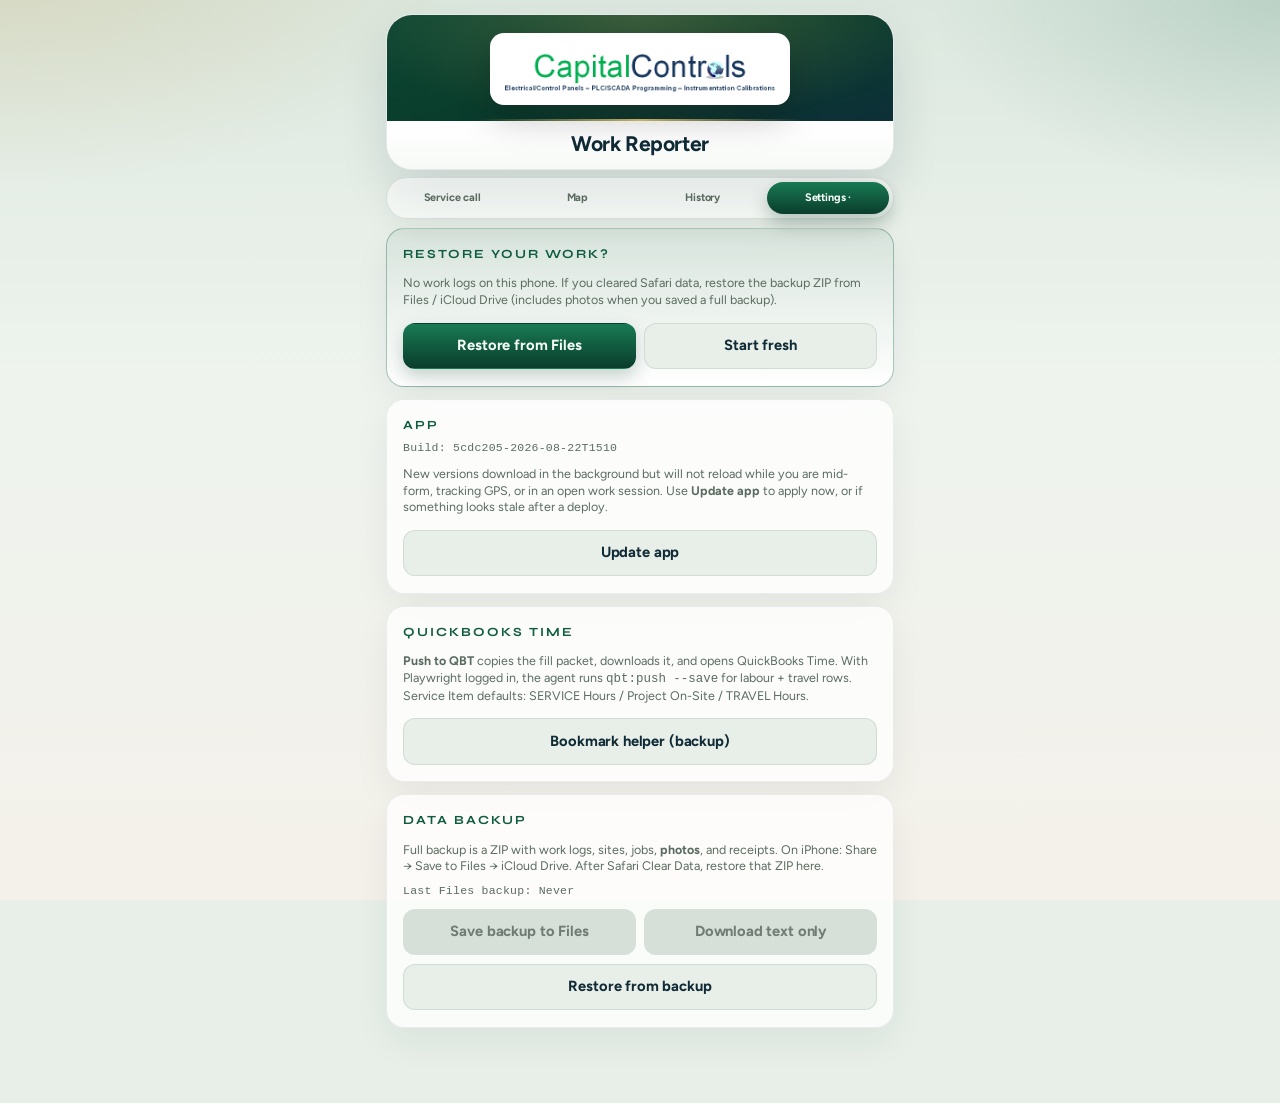
<file: index.html>
<!doctype html>
<html lang="en">
  <head>
    <meta charset="UTF-8" />
    <link rel="icon" type="image/png" href="./capital-controls-logo.png" />
    <meta name="viewport" content="width=device-width, initial-scale=1.0, viewport-fit=cover" />
    <meta name="theme-color" content="#0a3d2c" />
    <meta name="apple-mobile-web-app-capable" content="yes" />
    <meta name="mobile-web-app-capable" content="yes" />
    <meta name="apple-mobile-web-app-title" content="CCI Work Reporter" />
    <title>Capital Controls Work Reporter</title>
    <link rel="preconnect" href="https://fonts.googleapis.com" />
    <link rel="preconnect" href="https://fonts.gstatic.com" crossorigin />
    <link
      href="https://fonts.googleapis.com/css2?family=Figtree:ital,wght@0,400;0,500;0,600;0,700;1,400&family=Syne:wght@600;700;800&display=swap"
      rel="stylesheet"
    />
    <script type="module" crossorigin src="/assets/index-Blq9DAON.js"></script>
    <link rel="stylesheet" crossorigin href="/assets/index-DiD8UHL-.css">
  <link rel="manifest" href="/manifest.webmanifest"></head>
  <body>
    <div id="root"></div>
  </body>
</html>
</file>
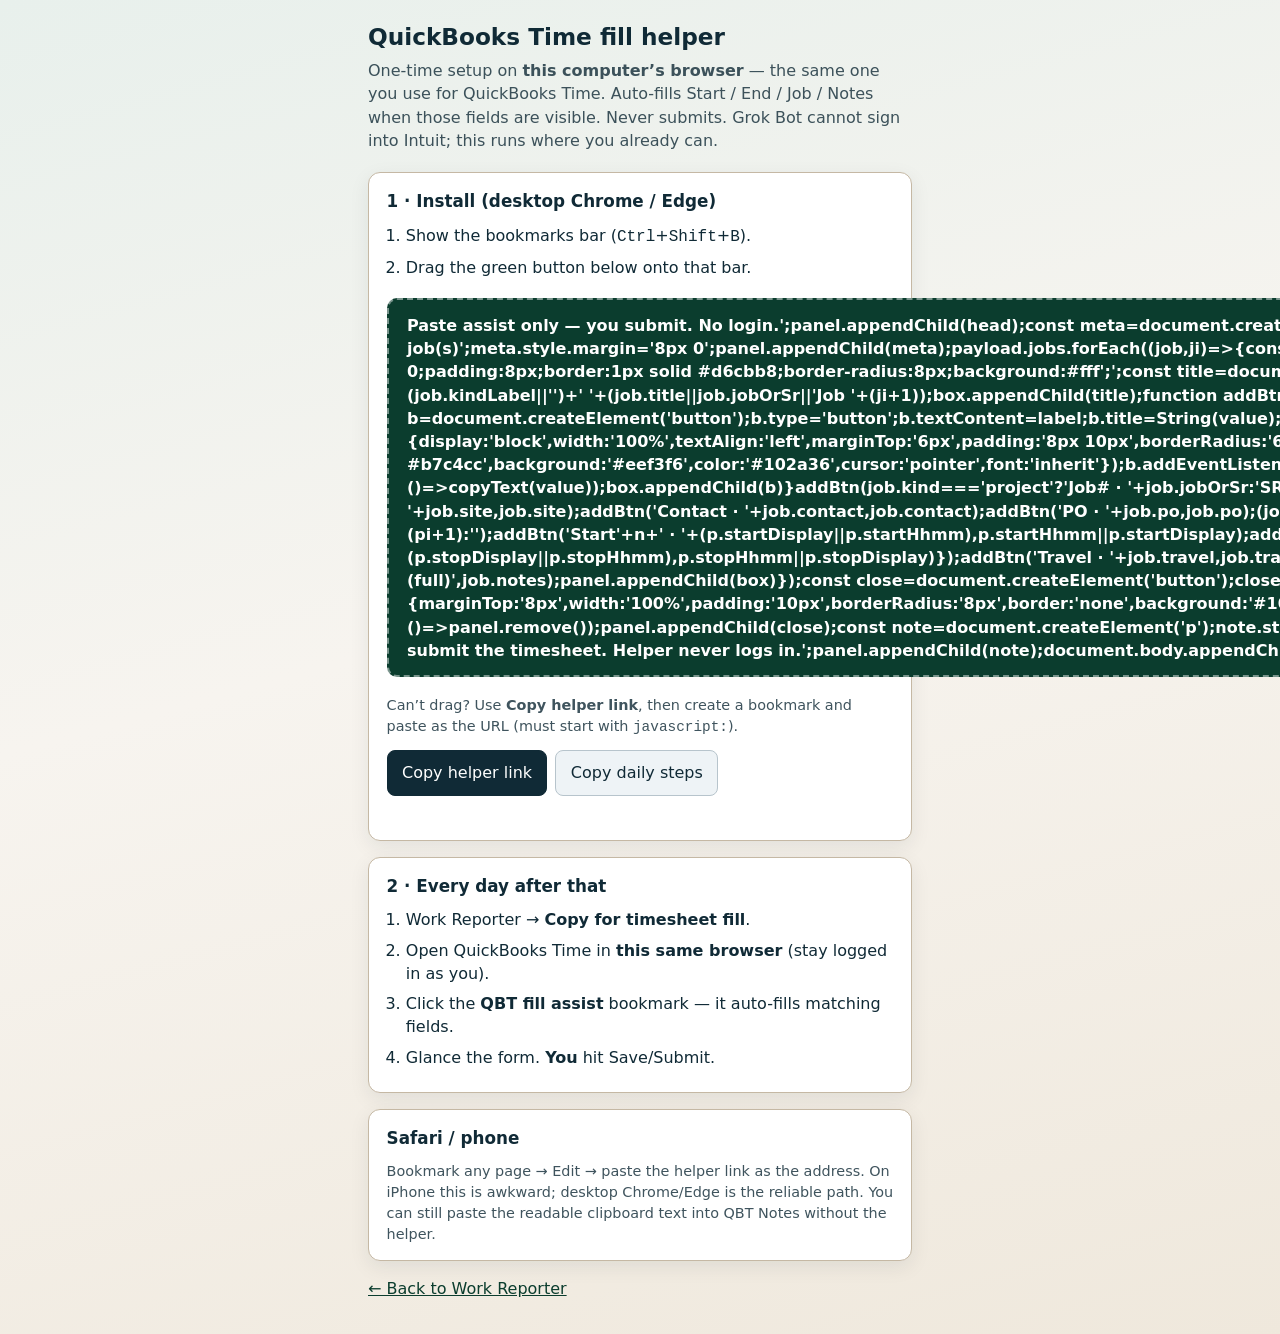
<file: qbt-fill-setup.html>
<!DOCTYPE html>
<html lang="en">
  <head>
    <meta charset="UTF-8" />
    <meta name="viewport" content="width=device-width, initial-scale=1" />
    <title>QBT fill helper — one-time setup</title>
    <style>
      :root {
        --navy: #102a36;
        --cream: #f7f4ef;
        --line: #c5b8a4;
        --green: #0b3d2e;
      }
      * {
        box-sizing: border-box;
      }
      body {
        margin: 0;
        font: 16px/1.45 system-ui, sans-serif;
        color: var(--navy);
        background: linear-gradient(165deg, #e8f0ec 0%, var(--cream) 45%, #efe8dc 100%);
        min-height: 100vh;
        padding: 1.25rem;
      }
      main {
        max-width: 34rem;
        margin: 0 auto;
      }
      h1 {
        font-size: 1.45rem;
        margin: 0 0 0.35rem;
      }
      .sub {
        opacity: 0.8;
        margin: 0 0 1.25rem;
      }
      .card {
        background: #fff;
        border: 1px solid var(--line);
        border-radius: 12px;
        padding: 1rem 1.1rem;
        margin-bottom: 1rem;
        box-shadow: 0 6px 20px rgba(16, 42, 54, 0.08);
      }
      .card h2 {
        font-size: 1.05rem;
        margin: 0 0 0.65rem;
      }
      ol {
        margin: 0;
        padding-left: 1.2rem;
      }
      li {
        margin-bottom: 0.45rem;
      }
      .drag {
        display: inline-flex;
        align-items: center;
        justify-content: center;
        margin: 0.75rem 0;
        padding: 0.85rem 1.15rem;
        background: var(--green);
        color: #fff;
        text-decoration: none;
        border-radius: 10px;
        font-weight: 600;
        border: 2px dashed rgba(255, 255, 255, 0.45);
        cursor: grab;
      }
      .drag:active {
        cursor: grabbing;
      }
      .hint {
        font-size: 0.9rem;
        opacity: 0.8;
        margin: 0.35rem 0 0;
      }
      button {
        font: inherit;
        padding: 0.65rem 0.9rem;
        border-radius: 8px;
        border: 1px solid #b7c4cc;
        background: #eef3f6;
        color: var(--navy);
        cursor: pointer;
      }
      button.primary {
        background: var(--navy);
        color: #fff;
        border-color: var(--navy);
      }
      .row {
        display: flex;
        flex-wrap: wrap;
        gap: 0.5rem;
        margin-top: 0.75rem;
      }
      #status {
        min-height: 1.3em;
        margin: 0.5rem 0 0;
        font-size: 0.95rem;
      }
      a.back {
        color: var(--green);
      }
    </style>
  </head>
  <body>
    <main>
      <h1>QuickBooks Time fill helper</h1>
      <p class="sub">
        One-time setup on <strong>this computer’s browser</strong> — the same one you use for
        QuickBooks Time. Auto-fills Start / End / Job / Notes when those fields are visible. Never
        submits. Grok Bot cannot sign into Intuit; this runs where you already can.
      </p>

      <section class="card">
        <h2>1 · Install (desktop Chrome / Edge)</h2>
        <ol>
          <li>Show the bookmarks bar (<kbd>Ctrl</kbd>+<kbd>Shift</kbd>+<kbd>B</kbd>).</li>
          <li>Drag the green button below onto that bar.</li>
        </ol>
        <!-- Bookmarklet: floating paste panel on QBT; no login, no auto-submit. -->
        <a
          class="drag"
          id="bookmarklet"
          href="javascript:(function()%7B(function%20(global)%20%7B%20const%20START%20%3D%20'%3D%3D%3D%20CCI_QBT_FILL_V1%20%3D%3D%3D'%20const%20END%20%3D%20'%3D%3D%3D%20END_CCI_QBT_FILL%20%3D%3D%3D'%20function%20parseClipboard(text)%20%7B%20const%20a%20%3D%20text.indexOf(START)%20const%20b%20%3D%20text.indexOf(END)%20if%20(a%20%3C%200%20%7C%7C%20b%20%3C%200%20%7C%7C%20b%20%3C%3D%20a)%20return%20null%20try%20%7B%20const%20data%20%3D%20JSON.parse(text.slice(a%20%2B%20START.length%2C%20b).trim())%20if%20(!data%20%7C%7C%20data.v%20!%3D%3D%201%20%7C%7C%20!Array.isArray(data.jobs))%20return%20null%20return%20data%20%7D%20catch%20%7B%20return%20null%20%7D%20%7D%20function%20toast(msg)%20%7B%20const%20t%20%3D%20document.createElement('div')%20t.textContent%20%3D%20msg%20Object.assign(t.style%2C%20%7B%20position%3A%20'fixed'%2C%20bottom%3A%20'16px'%2C%20left%3A%20'50%25'%2C%20transform%3A%20'translateX(-50%25)'%2C%20zIndex%3A%202147483647%2C%20background%3A%20'%23102a36'%2C%20color%3A%20'%23fff'%2C%20padding%3A%20'10px%2014px'%2C%20borderRadius%3A%20'8px'%2C%20font%3A%20'14px%2F1.3%20system-ui%2Csans-serif'%2C%20maxWidth%3A%20'90vw'%2C%20%7D)%20document.body.appendChild(t)%20setTimeout(()%20%3D%3E%20t.remove()%2C%202400)%20%7D%20function%20setFieldValue(el%2C%20value)%20%7B%20if%20(!el%20%7C%7C%20value%20%3D%3D%20null)%20return%20false%20const%20v%20%3D%20String(value)%20el.focus()%20const%20proto%20%3D%20el.tagName%20%3D%3D%3D%20'TEXTAREA'%20%3F%20HTMLTextAreaElement.prototype%20%3A%20HTMLInputElement.prototype%20const%20desc%20%3D%20Object.getOwnPropertyDescriptor(proto%2C%20'value')%20if%20(desc%20%26%26%20desc.set)%20desc.set.call(el%2C%20v)%20else%20el.value%20%3D%20v%20el.dispatchEvent(new%20Event('input'%2C%20%7B%20bubbles%3A%20true%20%7D))%20el.dispatchEvent(new%20Event('change'%2C%20%7B%20bubbles%3A%20true%20%7D))%20el.dispatchEvent(new%20KeyboardEvent('keyup'%2C%20%7B%20bubbles%3A%20true%20%7D))%20return%20true%20%7D%20function%20labelTextFor(el)%20%7B%20if%20(el.id)%20%7B%20const%20byFor%20%3D%20document.querySelector(%60label%5Bfor%3D%22%24%7BCSS.escape(el.id)%7D%22%5D%60)%20if%20(byFor)%20return%20(byFor.textContent%20%7C%7C%20'').trim()%20%7D%20const%20wrap%20%3D%20el.closest('label')%20if%20(wrap)%20return%20(wrap.textContent%20%7C%7C%20'').trim()%20const%20prev%20%3D%20el.previousElementSibling%20if%20(prev%20%26%26%20%2F%5ELABEL%7CSPAN%7CDIV%7CP%7CTD%7CTH%24%2F.test(prev.tagName))%20%7B%20return%20(prev.textContent%20%7C%7C%20'').trim()%20%7D%20const%20row%20%3D%20el.closest('tr%2C%20.form-group%2C%20.field%2C%20%5Bclass*%3D%22Field%22%5D%2C%20%5Bclass*%3D%22row%22%5D')%20if%20(row)%20%7B%20const%20lab%20%3D%20row.querySelector('label%2C%20.label%2C%20%5Bclass*%3D%22label%22%5D')%20if%20(lab)%20return%20(lab.textContent%20%7C%7C%20'').trim()%20%7D%20return%20(el.getAttribute('aria-label')%20%7C%7C%20el.name%20%7C%7C%20el.placeholder%20%7C%7C%20'').trim()%20%7D%20function%20editableFields(root)%20%7B%20return%20Array.from(%20root.querySelectorAll('input%3Anot(%5Btype%3Dhidden%5D)%3Anot(%5Btype%3Dsubmit%5D)%3Anot(%5Btype%3Dbutton%5D)%3Anot(%5Btype%3Dcheckbox%5D)%3Anot(%5Btype%3Dradio%5D)%2C%20textarea%2C%20%5Bcontenteditable%3D%22true%22%5D')%2C%20).filter((el)%20%3D%3E%20!el.disabled%20%26%26%20!el.readOnly)%20%7D%20function%20scoreField(el%2C%20kinds)%20%7B%20const%20blob%20%3D%20%60%24%7BlabelTextFor(el)%7D%20%24%7Bel.name%20%7C%7C%20''%7D%20%24%7Bel.id%20%7C%7C%20''%7D%20%24%7Bel.placeholder%20%7C%7C%20''%7D%60.toLowerCase()%20let%20score%20%3D%200%20for%20(const%20k%20of%20kinds)%20%7B%20if%20(blob.includes(k))%20score%20%2B%3D%202%20%7D%20if%20(kinds.includes('start')%20%26%26%20(el.type%20%3D%3D%3D%20'time'%20%7C%7C%20%2Fstart%7Cin%5Cb%7Cclock.%3Fin%2F.test(blob)))%20score%20%2B%3D%201%20if%20(kinds.includes('end')%20%26%26%20(el.type%20%3D%3D%3D%20'time'%20%7C%7C%20%2Fend%7Cout%5Cb%7Cstop%7Cclock.%3Fout%2F.test(blob)))%20score%20%2B%3D%201%20if%20(kinds.includes('notes')%20%26%26%20el.tagName%20%3D%3D%3D%20'TEXTAREA')%20score%20%2B%3D%202%20return%20score%20%7D%20function%20pickField(root%2C%20kinds)%20%7B%20let%20best%20%3D%20null%20let%20bestScore%20%3D%200%20for%20(const%20el%20of%20editableFields(root))%20%7B%20const%20s%20%3D%20scoreField(el%2C%20kinds)%20if%20(s%20%3E%20bestScore)%20%7B%20bestScore%20%3D%20s%20best%20%3D%20el%20%7D%20%7D%20return%20bestScore%20%3E%200%20%3F%20best%20%3A%20null%20%7D%20function%20autoFillJob(job%2C%20root%20%3D%20document)%20%7B%20const%20filled%20%3D%20%5B%5D%20const%20notes%20%3D%20pickField(root%2C%20%5B'notes'%2C%20'note'%2C%20'comment'%2C%20'description'%5D)%20if%20(notes%20%26%26%20job.notes%20%26%26%20setFieldValue(notes%2C%20job.notes))%20filled.push('notes')%20const%20punch%20%3D%20(job.punches%20%26%26%20job.punches%5B0%5D)%20%7C%7C%20null%20if%20(punch)%20%7B%20const%20start%20%3D%20pickField(root%2C%20%5B'start'%2C%20'clock%20in'%2C%20'time%20in'%2C%20'in%20time'%5D)%20const%20end%20%3D%20pickField(root%2C%20%5B'end'%2C%20'stop'%2C%20'clock%20out'%2C%20'time%20out'%2C%20'out%20time'%5D)%20const%20startVal%20%3D%20punch.startHhmm%20%7C%7C%20punch.startDisplay%20const%20endVal%20%3D%20punch.stopHhmm%20%7C%7C%20(punch.running%20%3F%20''%20%3A%20punch.stopDisplay)%20if%20(start%20%26%26%20startVal%20%26%26%20setFieldValue(start%2C%20startVal))%20filled.push('start')%20if%20(end%20%26%26%20endVal%20%26%26%20setFieldValue(end%2C%20endVal))%20filled.push('end')%20%7D%20const%20jobField%20%3D%20pickField(root%2C%20%5B'job'%2C%20'customer'%2C%20'jobcode'%2C%20'job%20code'%2C%20'project'%5D)%20if%20(jobField%20%26%26%20job.jobOrSr%20%26%26%20setFieldValue(jobField%2C%20job.jobOrSr))%20filled.push('job')%20return%20filled%20%7D%20async%20function%20copyText(value)%20%7B%20const%20v%20%3D%20String(value%20%3F%3F%20'')%20try%20%7B%20await%20navigator.clipboard.writeText(v)%20%7D%20catch%20%7B%20%7D%20const%20el%20%3D%20document.activeElement%20if%20(%20el%20%26%26%20(el.tagName%20%3D%3D%3D%20'INPUT'%20%7C%7C%20el.tagName%20%3D%3D%3D%20'TEXTAREA')%20%26%26%20!el.disabled%20%26%26%20!el.readOnly%20)%20%7B%20setFieldValue(el%2C%20v)%20toast('Pasted%20into%20focused%20field')%20return%20%7D%20toast('Copied%20%E2%80%94%20tap%20a%20QBT%20field%2C%20then%20paste')%20%7D%20function%20showPanel(payload)%20%7B%20const%20old%20%3D%20document.getElementById('cci-qbt-fill-panel')%20if%20(old)%20old.remove()%20const%20panel%20%3D%20document.createElement('div')%20panel.id%20%3D%20'cci-qbt-fill-panel'%20Object.assign(panel.style%2C%20%7B%20position%3A%20'fixed'%2C%20top%3A%20'12px'%2C%20right%3A%20'12px'%2C%20zIndex%3A%202147483646%2C%20width%3A%20'min(380px%2C%2092vw)'%2C%20maxHeight%3A%20'85vh'%2C%20overflow%3A%20'auto'%2C%20background%3A%20'%23f7f4ef'%2C%20color%3A%20'%23102a36'%2C%20border%3A%20'1px%20solid%20%23c5b8a4'%2C%20borderRadius%3A%20'12px'%2C%20boxShadow%3A%20'0%208px%2028px%20rgba(16%2C42%2C54%2C.25)'%2C%20font%3A%20'13px%2F1.35%20system-ui%2Csans-serif'%2C%20padding%3A%20'12px'%2C%20%7D)%20const%20head%20%3D%20document.createElement('div')%20head.innerHTML%20%3D%20'%3Cstrong%3ECCI%20%E2%86%92%20QBT%20fill%3C%2Fstrong%3E%3Cdiv%20style%3D%22opacity%3A.75%3Bmargin-top%3A4px%22%3EAuto-fills%20matching%20fields.%20Never%20submits.%3C%2Fdiv%3E'%20panel.appendChild(head)%20const%20meta%20%3D%20document.createElement('p')%20meta.textContent%20%3D%20%60%24%7Bpayload.dayLabel%7D%20%C2%B7%20%24%7Bpayload.jobs.length%7D%20job(s)%60%20meta.style.margin%20%3D%20'8px%200'%20panel.appendChild(meta)%20payload.jobs.forEach((job%2C%20ji)%20%3D%3E%20%7B%20const%20box%20%3D%20document.createElement('div')%20box.style.cssText%20%3D%20'margin%3A10px%200%3Bpadding%3A8px%3Bborder%3A1px%20solid%20%23d6cbb8%3Bborder-radius%3A8px%3Bbackground%3A%23fff%3B'%20const%20title%20%3D%20document.createElement('div')%20title.style.fontWeight%20%3D%20'600'%20title.textContent%20%3D%20%60%24%7Bjob.kindLabel%20%7C%7C%20''%7D%20%24%7Bjob.title%20%7C%7C%20job.jobOrSr%20%7C%7C%20'Job%20'%20%2B%20(ji%20%2B%201)%7D%60%20box.appendChild(title)%20const%20auto%20%3D%20document.createElement('button')%20auto.type%20%3D%20'button'%20auto.textContent%20%3D%20'Auto-fill%20this%20job%20on%20page'%20Object.assign(auto.style%2C%20%7B%20display%3A%20'block'%2C%20width%3A%20'100%25'%2C%20marginTop%3A%20'8px'%2C%20padding%3A%20'10px'%2C%20borderRadius%3A%20'8px'%2C%20border%3A%20'none'%2C%20background%3A%20'%230b3d2e'%2C%20color%3A%20'%23fff'%2C%20cursor%3A%20'pointer'%2C%20font%3A%20'inherit'%2C%20fontWeight%3A%20'600'%2C%20%7D)%20auto.addEventListener('click'%2C%20()%20%3D%3E%20%7B%20const%20filled%20%3D%20autoFillJob(job)%20if%20(filled.length%20%3D%3D%3D%200)%20%7B%20toast('No%20matching%20fields%20found%20%E2%80%94%20use%20tap-to-copy%20below')%20%7D%20else%20%7B%20toast('Filled%3A%20'%20%2B%20filled.join('%2C%20')%20%2B%20'%20%E2%80%94%20you%20submit')%20%7D%20%7D)%20box.appendChild(auto)%20function%20addBtn(label%2C%20value)%20%7B%20if%20(value%20%3D%3D%20null%20%7C%7C%20String(value).trim()%20%3D%3D%3D%20'')%20return%20const%20b%20%3D%20document.createElement('button')%20b.type%20%3D%20'button'%20b.textContent%20%3D%20label%20b.title%20%3D%20String(value)%20Object.assign(b.style%2C%20%7B%20display%3A%20'block'%2C%20width%3A%20'100%25'%2C%20textAlign%3A%20'left'%2C%20marginTop%3A%20'6px'%2C%20padding%3A%20'8px%2010px'%2C%20borderRadius%3A%20'6px'%2C%20border%3A%20'1px%20solid%20%23b7c4cc'%2C%20background%3A%20'%23eef3f6'%2C%20color%3A%20'%23102a36'%2C%20cursor%3A%20'pointer'%2C%20font%3A%20'inherit'%2C%20%7D)%20b.addEventListener('click'%2C%20()%20%3D%3E%20copyText(value))%20box.appendChild(b)%20%7D%20addBtn(job.kind%20%3D%3D%3D%20'project'%20%3F%20'Job%23%20%C2%B7%20'%20%2B%20job.jobOrSr%20%3A%20'SR%23%20%C2%B7%20'%20%2B%20job.jobOrSr%2C%20job.jobOrSr)%20addBtn('Site%20%C2%B7%20'%20%2B%20job.site%2C%20job.site)%20addBtn('Contact%20%C2%B7%20'%20%2B%20job.contact%2C%20job.contact)%20addBtn('PO%20%C2%B7%20'%20%2B%20job.po%2C%20job.po)%20%3B(job.punches%20%7C%7C%20%5B%5D).forEach((p%2C%20pi)%20%3D%3E%20%7B%20const%20n%20%3D%20job.punches.length%20%3E%201%20%3F%20'%20'%20%2B%20(pi%20%2B%201)%20%3A%20''%20addBtn('Start'%20%2B%20n%20%2B%20'%20%C2%B7%20'%20%2B%20(p.startDisplay%20%7C%7C%20p.startHhmm)%2C%20p.startHhmm%20%7C%7C%20p.startDisplay)%20addBtn('Stop'%20%2B%20n%20%2B%20'%20%C2%B7%20'%20%2B%20(p.stopDisplay%20%7C%7C%20p.stopHhmm)%2C%20p.stopHhmm%20%7C%7C%20p.stopDisplay)%20%7D)%20addBtn('Travel%20%C2%B7%20'%20%2B%20job.travel%2C%20job.travel)%20addBtn('Mileage%20%C2%B7%20'%20%2B%20job.mileage%2C%20job.mileage)%20addBtn('Notes%20(full)'%2C%20job.notes)%20panel.appendChild(box)%20%7D)%20if%20(payload.jobs.length%20%3D%3D%3D%201)%20%7B%20const%20once%20%3D%20document.createElement('button')%20once.type%20%3D%20'button'%20once.textContent%20%3D%20'Auto-fill%20now'%20Object.assign(once.style%2C%20%7B%20marginTop%3A%20'4px'%2C%20width%3A%20'100%25'%2C%20padding%3A%20'12px'%2C%20borderRadius%3A%20'8px'%2C%20border%3A%20'none'%2C%20background%3A%20'%23102a36'%2C%20color%3A%20'%23fff'%2C%20cursor%3A%20'pointer'%2C%20font%3A%20'inherit'%2C%20fontWeight%3A%20'600'%2C%20%7D)%20once.addEventListener('click'%2C%20()%20%3D%3E%20%7B%20const%20filled%20%3D%20autoFillJob(payload.jobs%5B0%5D)%20toast(filled.length%20%3F%20'Filled%3A%20'%20%2B%20filled.join('%2C%20')%20%3A%20'No%20matching%20fields%20%E2%80%94%20use%20buttons')%20%7D)%20panel.insertBefore(once%2C%20panel.children%5B2%5D%20%7C%7C%20null)%20setTimeout(()%20%3D%3E%20%7B%20const%20filled%20%3D%20autoFillJob(payload.jobs%5B0%5D)%20if%20(filled.length)%20toast('Auto-filled%3A%20'%20%2B%20filled.join('%2C%20')%20%2B%20'%20%E2%80%94%20you%20submit')%20%7D%2C%2050)%20%7D%20const%20close%20%3D%20document.createElement('button')%20close.type%20%3D%20'button'%20close.textContent%20%3D%20'Close'%20Object.assign(close.style%2C%20%7B%20marginTop%3A%20'8px'%2C%20width%3A%20'100%25'%2C%20padding%3A%20'10px'%2C%20borderRadius%3A%20'8px'%2C%20border%3A%20'none'%2C%20background%3A%20'%235a6a72'%2C%20color%3A%20'%23fff'%2C%20cursor%3A%20'pointer'%2C%20font%3A%20'inherit'%2C%20%7D)%20close.addEventListener('click'%2C%20()%20%3D%3E%20panel.remove())%20panel.appendChild(close)%20document.body.appendChild(panel)%20%7D%20async%20function%20runFromClipboard(textOverride)%20%7B%20let%20text%20%3D%20textOverride%20%7C%7C%20''%20if%20(!text)%20%7B%20try%20%7B%20text%20%3D%20await%20navigator.clipboard.readText()%20%7D%20catch%20%7B%20text%20%3D%20window.prompt(%20'Paste%20the%20CCI_QBT_FILL%20clipboard%20text%20here%20(Copy%20for%20timesheet%20fill%20in%20Work%20Reporter)%3A'%2C%20''%2C%20)%20%7C%7C%20''%20%7D%20%7D%20const%20payload%20%3D%20parseClipboard(text)%20if%20(!payload)%20%7B%20alert(%20'No%20CCI_QBT_FILL_V1%20block%20found.%20In%20Work%20Reporter%20tap%20%E2%80%9CCopy%20for%20timesheet%20fill%E2%80%9D%2C%20then%20run%20this%20again.'%2C%20)%20return%20null%20%7D%20showPanel(payload)%20return%20payload%20%7D%20const%20api%20%3D%20%7B%20parseClipboard%2C%20autoFillJob%2C%20showPanel%2C%20runFromClipboard%2C%20START%2C%20END%2C%20%7D%20global.cciQbtFillAssist%20%3D%20api%20%7D)(typeof%20window%20!%3D%3D%20'undefined'%20%3F%20window%20%3A%20globalThis)%3Bwindow.cciQbtFillAssist.runFromClipboard().catch(function(e)%7Balert(e%26%26e.message%3Fe.message%3Ae)%7D)%7D)()%3B"opacity:.75;margin-top:4px\">Paste assist only — you submit. No login.</div>';panel.appendChild(head);const meta=document.createElement('p');meta.textContent=payload.dayLabel+' · '+payload.jobs.length+' job(s)';meta.style.margin='8px 0';panel.appendChild(meta);payload.jobs.forEach((job,ji)=>{const box=document.createElement('div');box.style.cssText='margin:10px 0;padding:8px;border:1px solid #d6cbb8;border-radius:8px;background:#fff';';const title=document.createElement('div');title.style.fontWeight='600';title.textContent=(job.kindLabel||'')+' '+(job.title||job.jobOrSr||'Job '+(ji+1));box.appendChild(title);function addBtn(label,value){if(value==null||String(value).trim()==='')return;const b=document.createElement('button');b.type='button';b.textContent=label;b.title=String(value);Object.assign(b.style,{display:'block',width:'100%',textAlign:'left',marginTop:'6px',padding:'8px 10px',borderRadius:'6px',border:'1px solid #b7c4cc',background:'#eef3f6',color:'#102a36',cursor:'pointer',font:'inherit'});b.addEventListener('click',()=>copyText(value));box.appendChild(b)}addBtn(job.kind==='project'?'Job# · '+job.jobOrSr:'SR# · '+job.jobOrSr,job.jobOrSr);addBtn('Site · '+job.site,job.site);addBtn('Contact · '+job.contact,job.contact);addBtn('PO · '+job.po,job.po);(job.punches||[]).forEach((p,pi)=>{const n=(job.punches.length>1?' '+(pi+1):'');addBtn('Start'+n+' · '+(p.startDisplay||p.startHhmm),p.startHhmm||p.startDisplay);addBtn('Stop'+n+' · '+(p.stopDisplay||p.stopHhmm),p.stopHhmm||p.stopDisplay)});addBtn('Travel · '+job.travel,job.travel);addBtn('Mileage · '+job.mileage,job.mileage);addBtn('Notes (full)',job.notes);panel.appendChild(box)});const close=document.createElement('button');close.type='button';close.textContent='Close';Object.assign(close.style,{marginTop:'8px',width:'100%',padding:'10px',borderRadius:'8px',border:'none',background:'#102a36',color:'#fff',cursor:'pointer',font:'inherit'});close.addEventListener('click',()=>panel.remove());panel.appendChild(close);const note=document.createElement('p');note.style.cssText='margin:8px 0 0;font-size:11px;opacity:.7';note.textContent='You submit the timesheet. Helper never logs in.';panel.appendChild(note);document.body.appendChild(panel)})();"
          >QBT fill assist</a
        >
        <p class="hint">
          Can’t drag? Use <strong>Copy helper link</strong>, then create a bookmark and paste as the
          URL (must start with <code>javascript:</code>).
        </p>
        <div class="row">
          <button type="button" class="primary" id="copy-link">Copy helper link</button>
          <button type="button" id="copy-howto">Copy daily steps</button>
        </div>
        <p id="status" role="status"></p>
      </section>

      <section class="card">
        <h2>2 · Every day after that</h2>
        <ol>
          <li>Work Reporter → <strong>Copy for timesheet fill</strong>.</li>
          <li>
            Open QuickBooks Time in <strong>this same browser</strong> (stay logged in as you).
          </li>
          <li>Click the <strong>QBT fill assist</strong> bookmark — it auto-fills matching fields.</li>
          <li>Glance the form. <strong>You</strong> hit Save/Submit.</li>
        </ol>
      </section>

      <section class="card">
        <h2>Safari / phone</h2>
        <p class="hint" style="margin: 0">
          Bookmark any page → Edit → paste the helper link as the address. On iPhone this is
          awkward; desktop Chrome/Edge is the reliable path. You can still paste the readable
          clipboard text into QBT Notes without the helper.
        </p>
      </section>

      <p><a class="back" href="./">← Back to Work Reporter</a></p>
    </main>
    <script>
      const link = document.getElementById('bookmarklet')
      const status = document.getElementById('status')
      const daily =
        '1) Work Reporter → Copy for timesheet fill\n' +
        '2) Open QuickBooks Time (same browser, already logged in)\n' +
        '3) Click bookmark “QBT fill assist”\n' +
        '4) Tap values into fields — you submit'

      document.getElementById('copy-link').addEventListener('click', async () => {
        try {
          await navigator.clipboard.writeText(link.getAttribute('href') || '')
          status.textContent = 'Helper link copied — paste it as a bookmark URL.'
        } catch {
          status.textContent = 'Copy failed — long-press the green button and copy link address.'
        }
      })
      document.getElementById('copy-howto').addEventListener('click', async () => {
        try {
          await navigator.clipboard.writeText(daily)
          status.textContent = 'Daily steps copied.'
        } catch {
          status.textContent = 'Copy failed.'
        }
      })
    </script>
  </body>
</html>
</file>
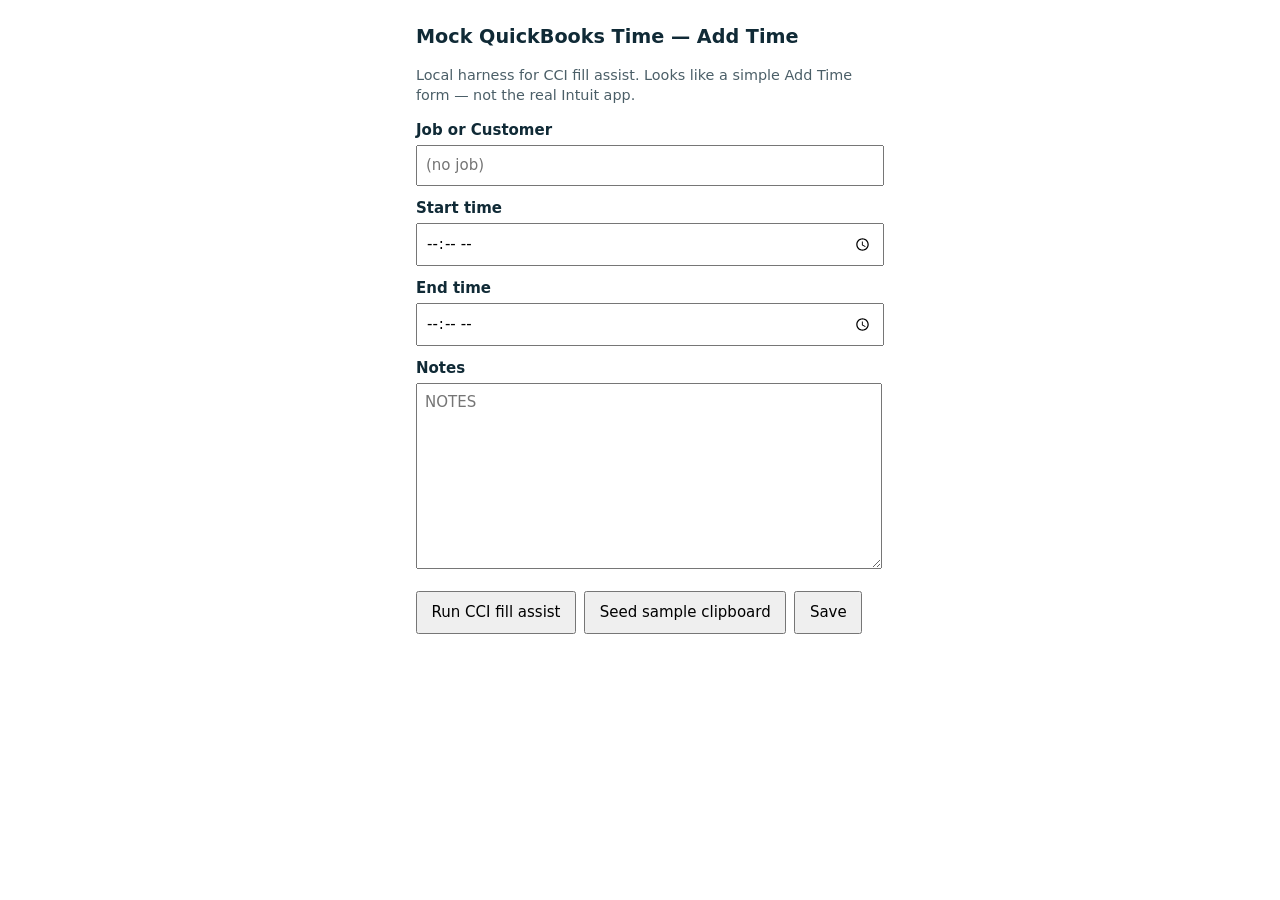
<file: qbt-mock-timesheet.html>
<!DOCTYPE html>
<html lang="en">
  <head>
    <meta charset="UTF-8" />
    <meta name="viewport" content="width=device-width, initial-scale=1" />
    <title>QBT mock — Add Time (test harness)</title>
    <style>
      body {
        font: 15px/1.4 system-ui, sans-serif;
        max-width: 28rem;
        margin: 1.5rem auto;
        padding: 0 1rem;
        color: #102a36;
      }
      h1 {
        font-size: 1.2rem;
      }
      label {
        display: block;
        margin-top: 0.75rem;
        font-weight: 600;
      }
      input,
      textarea {
        width: 100%;
        margin-top: 0.25rem;
        padding: 0.5rem;
        font: inherit;
      }
      .actions {
        margin-top: 1rem;
        display: flex;
        gap: 0.5rem;
        flex-wrap: wrap;
      }
      button {
        font: inherit;
        padding: 0.55rem 0.85rem;
        cursor: pointer;
      }
      .hint {
        opacity: 0.75;
        font-size: 0.9rem;
      }
    </style>
  </head>
  <body>
    <h1>Mock QuickBooks Time — Add Time</h1>
    <p class="hint">
      Local harness for CCI fill assist. Looks like a simple Add Time form — not the real Intuit
      app.
    </p>
    <form id="add-time" onsubmit="return false">
      <label for="job">Job or Customer</label>
      <input id="job" name="job" type="text" placeholder="(no job)" />

      <label for="start">Start time</label>
      <input id="start" name="start" type="time" />

      <label for="end">End time</label>
      <input id="end" name="end" type="time" />

      <label for="notes">Notes</label>
      <textarea id="notes" name="notes" rows="8" placeholder="NOTES"></textarea>

      <div class="actions">
        <button type="button" id="run-assist">Run CCI fill assist</button>
        <button type="button" id="seed-clipboard">Seed sample clipboard</button>
        <button type="submit" id="save">Save</button>
      </div>
    </form>
    <p id="status" class="hint" role="status"></p>

    <script src="./qbt-fill-assist.js"></script>
    <script>
      const SAMPLE = [
        'CCI Work Reporter → QuickBooks Time fill assist',
        'Day: Friday, August 21, 2026',
        'Jobs: 1',
        '',
        '=== CCI_QBT_FILL_V1 ===',
        JSON.stringify(
          {
            v: 1,
            source: 'cci-work-reporter',
            dayKey: '2026-08-21',
            dayLabel: 'Friday, August 21, 2026',
            exportedAt: '2026-08-21T20:00:00.000Z',
            jobs: [
              {
                kind: 'service',
                kindLabel: '[Service Call]',
                title: 'SR-1042 · Almonte',
                jobOrSr: 'SR-1042',
                site: 'Almonte',
                contact: 'Jane',
                po: '99',
                punches: [
                  {
                    startHhmm: '08:30',
                    stopHhmm: '11:15',
                    startDisplay: '8:30 AM',
                    stopDisplay: '11:15 AM',
                    minutes: 165,
                    running: false,
                  },
                ],
                travel: '0:40',
                mileage: '12.0',
                notes:
                  'SERVICE CALL REPORT\nSR#: SR-1042\nSite: Almonte\nProblem: beeping\nSolution: reset',
              },
            ],
          },
          null,
          2,
        ),
        '=== END_CCI_QBT_FILL ===',
      ].join('\n')

      document.getElementById('seed-clipboard').onclick = async () => {
        await navigator.clipboard.writeText(SAMPLE)
        document.getElementById('status').textContent = 'Sample packet on clipboard.'
      }
      document.getElementById('run-assist').onclick = async () => {
        await window.cciQbtFillAssist.runFromClipboard()
        document.getElementById('status').textContent = 'Assist ran.'
      }
      window.__CCI_QBT_SAMPLE__ = SAMPLE
    </script>
  </body>
</html>
</file>
<file: assets/index-DiD8UHL-.css>
:root{--cci-navy:#102a36;--cci-forest:#0a3d2c;--cci-green:#0f5c40;--cci-green-mid:#187a54;--cci-leaf:#2f9a6a;--cci-brass:#b8892d;--cci-brass-soft:#e8c56a;--cci-paper:#f6f3eb;--cci-paper-2:#efeae0;--cci-ink:#132019;--cci-muted:#5a6b61;--cci-line:#102a361f;--cci-danger:#a33b2d;--cci-ok:#1d7a4d;--radius:18px;--radius-sm:12px;--shadow-soft:0 18px 50px #102a361a;--font-display:"Syne", "Avenir Next", sans-serif;--font-body:"Figtree", "Segoe UI", sans-serif;--control-h:2.9rem;--row-gap:.5rem;--btn-mic-w:3.4rem;--btn-action-w:4.25rem;--field-label-h:1.25rem;font-family:var(--font-body);color:var(--cci-ink);background:var(--cci-paper);font-synthesis:none;text-rendering:optimizelegibility;-webkit-font-smoothing:antialiased;line-height:1.45}*,:before,:after{box-sizing:border-box}html,body,#root{min-height:100%}body{min-width:320px;color:var(--cci-ink);background-color:#e7efe8;background-image:radial-gradient(900px 420px at 0 -5%,#b8892d2e,#0000 55%),radial-gradient(700px 380px at 100% 0,#0f5c4029,#0000 50%),linear-gradient(#dce8df 0%,#eef3ee 42%,#f4f1ea 100%),repeating-linear-gradient(0deg,#0000,#0000 31px,#102a3609 32px),repeating-linear-gradient(90deg,#0000,#0000 31px,#102a3608 32px);background-attachment:fixed;margin:0}button,input,select,textarea{font:inherit}input[type=checkbox]{flex-shrink:0;width:1.15rem;height:1.15rem;margin:0;font-size:16px}button{cursor:pointer}a{color:var(--cci-green)}::selection{background:#0f5c402e}@keyframes riseIn{0%{opacity:0;transform:translateY(10px)}to{opacity:1;transform:translateY(0)}}@keyframes pulseLive{0%,to{box-shadow:0 0 #0f5c4059}50%{box-shadow:0 0 0 8px #0f5c4000}}@keyframes shimmerLine{0%{background-position:0%}to{background-position:100%}}.app{width:min(540px,100%);margin:0 auto;padding:.85rem 1rem 2.75rem;animation:.45s both riseIn}.hero{border-radius:calc(var(--radius) + 8px);background:#fff;border:1px solid #102a361a;margin-bottom:.45rem;display:grid;position:relative;overflow:hidden;box-shadow:0 22px 48px #102a361f}.hero-brand{background:radial-gradient(420px 160px at 50% 0%, #e8c56a38, transparent 70%), linear-gradient(165deg, #0c4633 0%, var(--cci-forest) 48%, #0d2f38 100%);place-items:center;padding:1.15rem 1.15rem 1rem;display:grid;position:relative}.hero-brand:after{content:"";background:linear-gradient(90deg, transparent, var(--cci-brass-soft), transparent);opacity:.85;border-radius:2px;height:2px;position:absolute;bottom:0;left:18%;right:18%}.hero-mark{background:#fff;border-radius:14px;width:min(300px,86%);height:auto;padding:.7rem .9rem;animation:.5s both riseIn;display:block;box-shadow:0 14px 34px #00000038}.hero-copy{text-align:center;background:linear-gradient(#fff 0%,#f7faf7 100%);justify-items:center;gap:.35rem;padding:.65rem 1.1rem .7rem;display:grid}.hero h1{font-family:var(--font-body);letter-spacing:-.02em;color:var(--cci-navy);margin:0;font-size:clamp(1.15rem,3.6vw,1.32rem);font-weight:700;line-height:1.25}@keyframes backupTickerScroll{0%{transform:translate(0)}to{transform:translate(-50%)}}@keyframes backupDotPulse{0%,to{opacity:1;transform:scale(1)}50%{opacity:.35;transform:scale(.85)}}.backup-ticker{width:100%;color:var(--cci-navy);cursor:pointer;font:inherit;text-align:left;background:#0f5c4014;border:1px solid #0f5c4047;border-radius:999px;align-items:center;gap:.45rem;margin:0 0 .4rem;padding:.32rem .65rem;display:flex}.backup-ticker:active{transform:scale(.99)}.backup-ticker-dot{background:var(--cci-forest,#0f5c40);border-radius:50%;flex:none;width:.55rem;height:.55rem;animation:1.4s ease-in-out infinite backupDotPulse}.backup-ticker-viewport{flex:auto;min-width:0;overflow:hidden;-webkit-mask-image:linear-gradient(90deg,#0000,#000 8% 92%,#0000);mask-image:linear-gradient(90deg,#0000,#000 8% 92%,#0000)}.backup-ticker-track{gap:2.5rem;width:max-content;animation:14s linear infinite backupTickerScroll;display:flex}.backup-ticker-text{letter-spacing:.01em;white-space:nowrap;color:var(--cci-ink,#102a36);flex:none;font-size:.72rem;font-weight:600}@media (prefers-reduced-motion:reduce){.backup-ticker-dot,.backup-ticker-track{animation:none}.backup-ticker-viewport{-webkit-mask-image:none;mask-image:none}.backup-ticker-track{width:100%}.backup-ticker-text:last-child{display:none}.backup-ticker-text{white-space:normal}}.tabs{border:1px solid var(--cci-line);-webkit-backdrop-filter:blur(10px);backdrop-filter:blur(10px);background:#ffffff8c;border-radius:999px;grid-template-columns:1.3fr .85fr .9fr;gap:.25rem;margin-bottom:.55rem;padding:.28rem;display:grid;box-shadow:0 10px 30px #102a360d}.tabs.tabs-3{grid-template-columns:repeat(3,1fr)}.tabs.tabs-4{grid-template-columns:repeat(4,1fr)}.tabs.tabs-5{grid-template-columns:repeat(5,1fr)}.panel-collapsible{padding:0;overflow:hidden}.panel-collapse-trigger{width:100%;font-family:var(--font-body);letter-spacing:.06em;text-transform:uppercase;color:var(--cci-green);text-align:left;cursor:pointer;background:0 0;border:none;justify-content:space-between;align-items:center;gap:.75rem;padding:.75rem .95rem;font-size:.72rem;font-weight:700;display:flex}.panel-collapse-trigger:active{opacity:.85}.collapse-chevron{color:var(--cci-muted);font-size:.9rem;line-height:1}.panel-collapse-body{padding:0 .95rem .85rem}.panel-nested-collapsible{border-radius:var(--radius-sm);background:#f7faf7d9;border:1px solid #102a361a;margin:0 0 .85rem;overflow:hidden}.panel-nested-collapsible .panel-collapse-trigger{padding:.65rem .75rem}.panel-nested-collapsible .panel-collapse-body{padding:0 .75rem .75rem}.sessions-collapse-body{padding-top:0}.collapse-summary{letter-spacing:0;text-transform:none;color:var(--cci-muted);font-size:.78rem;font-weight:500}.photos-collapse-hint{margin:0;padding:0 .95rem .5rem}.photos-panel-status{color:var(--cci-green);margin:0;padding:.45rem .95rem .35rem;font-size:.82rem;font-weight:600}.photos-panel-status.warn{color:#b45309}.collapsible-stack{gap:.55rem;margin-top:.25rem;display:grid}.collapsible-stack-label{letter-spacing:.07em;text-transform:uppercase;color:var(--cci-muted);margin:.35rem .15rem 0;font-size:.72rem;font-weight:700}.collapsible-stack .panel{margin-bottom:0}.panel-actions-bar{gap:.55rem;margin-top:.85rem;display:grid}.panel-actions-bar .status{margin:0}.panel-actions-pinned{border-top:1px solid #102a3614;gap:.55rem;padding:.75rem .95rem .35rem;display:grid}.travel-readout-collapsed{margin:0;padding:0 .75rem .65rem;font-size:.82rem}.history-day-heading{font-family:var(--font-body);color:var(--cci-navy);margin:0 0 .65rem;font-size:1rem;font-weight:600}.panel-back{margin-bottom:.5rem;font-size:.88rem;font-weight:600;text-decoration:none;display:inline-block}.tabs button{font-family:var(--font-body);letter-spacing:-.015em;color:var(--cci-muted);background:0 0;border:none;border-radius:999px;padding:.6rem .25rem;font-size:.68rem;font-weight:700;line-height:1.15;transition:background .18s,color .18s,transform .15s}.tabs button:active{transform:scale(.98)}.tabs button.active{background:linear-gradient(180deg, var(--cci-green-mid), var(--cci-forest));color:#f7fff9;box-shadow:0 8px 18px #0a3d2c47}.kind-toggle{border:1px solid var(--cci-line);-webkit-backdrop-filter:blur(10px);backdrop-filter:blur(10px);background:#ffffff8c;border-radius:999px;grid-template-columns:1fr 1fr;gap:.25rem;margin-bottom:.85rem;padding:.3rem;display:grid;box-shadow:0 10px 30px #102a360d}.kind-toggle button{font-family:var(--font-body);letter-spacing:-.015em;color:var(--cci-muted);background:0 0;border:none;border-radius:999px;padding:.65rem .25rem;font-size:.72rem;font-weight:700;line-height:1.15;transition:background .18s,color .18s,transform .15s}.kind-toggle button:active{transform:scale(.98)}.kind-toggle button.active{background:linear-gradient(180deg, var(--cci-green-mid), var(--cci-forest));color:#f7fff9;box-shadow:0 8px 18px #0a3d2c47}.panel{-webkit-backdrop-filter:blur(12px);backdrop-filter:blur(12px);border-radius:var(--radius);background:#ffffffc7;border:1px solid #102a3614;margin-bottom:.75rem;padding:1rem 1rem 1.05rem;animation:.4s both riseIn;position:relative;box-shadow:0 14px 36px #102a360f}.panel h2{font-family:var(--font-display);text-transform:uppercase;letter-spacing:.16em;color:var(--cci-green);margin:0 0 .75rem;font-size:.78rem;font-weight:700}.field{gap:.38rem;margin-bottom:.8rem;display:grid}.field:last-child{margin-bottom:0}.field label,.field .field-label{min-height:var(--field-label-h);line-height:var(--field-label-h);color:var(--cci-navy);font-size:.84rem;font-weight:700;display:block}.field input,.field select,.field textarea{width:100%;min-height:var(--control-h);border-radius:var(--radius-sm);color:var(--cci-ink);background:#ffffffeb;border:1px solid #102a3624;padding:.72rem .85rem;transition:border-color .15s,box-shadow .15s}.field input:not([type=time]),.field select{height:var(--control-h)}.field textarea{resize:vertical;height:auto;min-height:96px}.field input:focus,.field select:focus,.field textarea:focus{border-color:#0f5c408c;outline:none;box-shadow:0 0 0 3px #0f5c401f}.row{gap:var(--row-gap);grid-template-columns:minmax(0,1fr);align-items:center;display:grid}.row>:first-child{width:100%;min-width:0}.row:has(>.btn-mic):has(>.btn-secondary){grid-template-columns:minmax(0, 1fr) var(--btn-mic-w) var(--btn-action-w)}.row:has(>.btn-mic):not(:has(>.btn-secondary)){grid-template-columns:minmax(0, 1fr) var(--btn-mic-w)}.row:has(>.btn-secondary):not(:has(>.btn-mic)){grid-template-columns:minmax(0, 1fr) var(--btn-action-w)}.row:has(>textarea){align-items:start}.row>.btn-mic{width:var(--btn-mic-w);min-width:var(--btn-mic-w);max-width:var(--btn-mic-w);min-height:var(--control-h);height:var(--control-h);justify-self:stretch;padding-inline:0}.row>.btn-secondary{width:var(--btn-action-w);min-width:var(--btn-action-w);max-width:var(--btn-action-w);min-height:var(--control-h);height:var(--control-h);justify-self:stretch;padding-inline:.35rem}.row:has(>textarea)>.btn-mic{align-self:start}.btn,a.btn{width:100%;min-height:var(--control-h);border-radius:var(--radius-sm);font-family:var(--font-body);letter-spacing:-.01em;text-align:center;cursor:pointer;border:1px solid #0000;justify-content:center;align-items:center;gap:.35rem;padding:.72rem 1rem;font-size:.92rem;font-weight:700;line-height:1.2;text-decoration:none;transition:transform .12s,filter .12s,box-shadow .12s,background .12s;display:inline-flex}.row>.btn,.actions-inline>.btn,.history-item>.btn,.issue-card header>.btn,.issue-card-actions>.btn{width:auto}.btn:active:not(:disabled),a.btn:active{transform:scale(.98)}.btn:disabled{cursor:not-allowed;opacity:1;color:#6f7c74!important;box-shadow:none!important;background:#d7dfd9!important;border-color:#0000!important}.stale-call-banner{border-radius:var(--radius);background:#fff6e8;border:1px solid #b06e1459;margin:0 0 .75rem;padding:.75rem .85rem}.stale-call-banner p{margin:0 0 .55rem;font-size:.95rem;line-height:1.35}.kind-toggle button:disabled{opacity:.45;cursor:not-allowed}.btn-primary{background:linear-gradient(180deg, var(--cci-green-mid), var(--cci-forest));color:#f7fff9;box-shadow:0 8px 18px #0a3d2c38}.btn-secondary{color:var(--cci-navy);box-shadow:none;background:#e8efe9;border-color:#102a361a}.btn-accent{background:linear-gradient(180deg, var(--cci-green-mid), var(--cci-forest));color:#f7fff9;box-shadow:0 8px 18px #0a3d2c38}.btn-danger{color:var(--cci-danger);box-shadow:none;background:#f3e4e1;border-color:#a33b2d29}.btn-navy{background:linear-gradient(180deg, #163849, var(--cci-navy));color:#f3f8fa;box-shadow:0 8px 18px #102a3633}.btn-maps{color:#f5faff;background:linear-gradient(#2a7ac4,#1a5f99);box-shadow:0 8px 18px #1a5f9938}.btn-mic{width:auto;min-width:var(--btn-mic-w);min-height:var(--control-h);background:linear-gradient(180deg, var(--cci-green-mid), var(--cci-forest));color:#f7fff9;padding-inline:.85rem;font-size:.85rem;box-shadow:0 8px 18px #0a3d2c38}.btn-mic.listening{background:linear-gradient(180deg, #c25a4a, var(--cci-danger));color:#fff;border-color:#0000;animation:1.2s ease-in-out infinite pulseLive;box-shadow:0 8px 18px #a33b2d47}.btn-link{width:auto;min-height:0;box-shadow:none;font:inherit;color:var(--cci-navy);text-underline-offset:2px;cursor:pointer;background:0 0;border:none;padding:0;text-decoration:underline}.btn-compact{width:auto;min-height:2.4rem;padding:.45rem .7rem;font-size:.8rem}.actions{gap:.55rem;display:grid}.actions-inline{gap:var(--row-gap);grid-template-columns:repeat(auto-fit,minmax(0,1fr));align-items:stretch;display:grid}.actions-inline--day{grid-template-columns:auto minmax(0,1fr) auto auto;align-items:center}.actions-inline--day input[type=date]{min-height:var(--control-h);height:var(--control-h);border-radius:var(--radius-sm);width:100%;color:var(--cci-ink);font-family:var(--font-body);background:#ffffffeb;border:1px solid #102a3624;padding:.55rem .75rem;font-size:.92rem}@media (width<=520px){.actions-inline--day{grid-template-columns:1fr 1fr}.actions-inline--day input[type=date]{grid-column:1/-1}}.trip-box{background:linear-gradient(160deg,#0f5c4014,#b8892d14),#f7faf7;border:1px solid #0f5c4029;border-radius:16px;gap:.6rem;margin-top:.55rem;padding:.95rem;display:grid}.trip-box.tracking{border-color:#0f5c4073;animation:2s ease-in-out infinite pulseLive}.trip-odometer{justify-content:space-between;align-items:baseline;gap:.75rem;display:flex}.trip-odometer strong{font-family:var(--font-display);font-variant-numeric:tabular-nums;color:var(--cci-forest);letter-spacing:-.04em;font-size:2.1rem;line-height:1}.trip-odometer>span{color:var(--cci-muted);text-align:right;font-size:.84rem}.trip-hint{width:100%;color:var(--cci-muted);text-align:left;margin:0;font-size:.8rem;line-height:1.4}.trip-hint.status-danger,.status.status-danger{color:#c62828;font-weight:700}.loc-prime{z-index:200;box-sizing:border-box;width:100%;height:100dvh;padding:max(1.25rem, env(safe-area-inset-top,0px)) max(1.25rem, env(safe-area-inset-right,0px)) max(1.25rem, env(safe-area-inset-bottom,0px)) max(1.25rem, env(safe-area-inset-left,0px));background:#081c168c;justify-content:center;align-items:center;margin:0;display:flex;position:fixed;inset:0}.loc-prime-card{background:radial-gradient(280px 120px at 20% 0,#e8c56a2e,#0000 70%),linear-gradient(#f7faf7,#eef5f0);border:1px solid #0f5c4038;border-radius:18px;gap:.75rem;width:min(420px,100%);max-height:min(80vh,80dvh);margin:0;padding:1.25rem 1.15rem 1.1rem;animation:.22s both locPrimeIn;display:grid;position:relative;overflow:auto;box-shadow:0 22px 48px #081c1659}@keyframes locPrimeIn{0%{opacity:0}to{opacity:1}}.loc-prime-card h2{font-family:var(--font-display);color:#b71c1c;letter-spacing:-.02em;margin:0;font-size:1.35rem}.loc-prime-card p{color:var(--cci-ink,#102a36);margin:0;font-size:.95rem;line-height:1.45}.loc-prime-steps{color:var(--cci-ink,#102a36);gap:.4rem;margin:0;padding-left:1.15rem;font-size:.88rem;line-height:1.4;display:grid}.loc-prime-steps li{padding-left:.15rem}.loc-prime-actions{flex-wrap:wrap;gap:.6rem;margin-top:.85rem;display:flex}.loc-prime-note{color:var(--cci-muted)!important;font-size:.78rem!important;line-height:1.35!important}.trip-check{text-align:left;box-sizing:border-box;background:#ffffffb8;border:1px solid #102a3614;border-radius:12px;width:100%;max-width:100%;margin:0;padding:.7rem .75rem;display:block}.trip-check-line{text-align:left;flex-direction:row;justify-content:flex-start;align-items:center;gap:.55rem;width:100%;display:flex}.trip-check-line input[type=checkbox]{width:1.15rem;height:1.15rem;accent-color:var(--cci-forest);flex:0 0 1.15rem;margin:0;padding:0}.trip-check-line strong{min-width:0;color:var(--cci-navy);text-align:left;flex:auto;font-size:.9rem;font-weight:700;line-height:1.25}.trip-check-note{color:var(--cci-muted);text-align:left;margin:.45rem 0 0 1.7rem;font-size:.78rem;line-height:1.35;display:block}.issue-card{background:linear-gradient(#fff,#fbfaf6);border:1px solid #102a361a;border-radius:16px;gap:.65rem;margin-bottom:.75rem;padding:.95rem;transition:border-color .15s,box-shadow .15s;display:grid}.issue-card:hover{border-color:#0f5c4047}.issue-card header{justify-content:space-between;align-items:center;gap:.5rem;display:flex}.issue-card header strong{font-family:var(--font-display);color:var(--cci-navy);letter-spacing:-.02em;font-size:1rem}.issue-card-actions{flex-wrap:wrap;justify-content:flex-end;align-items:center;gap:.4rem;display:flex}.preview{font-family:var(--font-body);color:var(--cci-ink);background:linear-gradient(#fffdf8 0%,#f7f2e8 100%);border:1px solid #102a361a;border-radius:16px;gap:.95rem;margin:0;padding:1.05rem 1.1rem 1.15rem;font-size:.94rem;line-height:1.45;display:grid;box-shadow:inset 0 1px #ffffffd9}.preview-meta{border-bottom:1px solid #102a361a;gap:.4rem;padding-bottom:.85rem;display:grid}.preview-row{grid-template-columns:5.5rem minmax(0,1fr);align-items:baseline;gap:.55rem;display:grid}.preview-label{font-family:var(--font-display);letter-spacing:.08em;text-transform:uppercase;color:var(--cci-green);font-size:.72rem;font-weight:700}.preview-value{color:var(--cci-navy);overflow-wrap:anywhere;font-weight:600}.preview-issue{gap:.65rem;display:grid}.preview-issue-title{font-family:var(--font-body);letter-spacing:-.01em;color:var(--cci-navy);border-bottom:2px solid #b8892d8c;width:fit-content;max-width:100%;margin:0;padding:0 0 .35rem;font-size:1rem;font-weight:700;line-height:1.3;overflow:visible}.preview-block{gap:.25rem;display:grid}.preview-body{white-space:pre-wrap;color:var(--cci-ink);overflow-wrap:anywhere;margin:0}.orphan-photos-banner{background:#0f5c4014;border:1px solid #0f5c4047;border-radius:12px;gap:.45rem;margin:0 0 .65rem;padding:.55rem .65rem;display:grid}.orphan-photos-banner .build-tip{margin:0}.photo-grid{grid-template-columns:repeat(auto-fill,minmax(96px,1fr));gap:.6rem;margin-top:.75rem;display:grid}.photo-lightbox{z-index:80;padding:max(.75rem, env(safe-area-inset-top,0px)) max(.75rem, env(safe-area-inset-right,0px)) max(.75rem, env(safe-area-inset-bottom,0px)) max(.75rem, env(safe-area-inset-left,0px));background:#081216e0;place-items:center;display:grid;position:fixed;inset:0}.photo-lightbox-inner{grid-template-rows:auto 1fr auto;gap:.55rem;width:min(720px,100%);max-height:100%;display:grid}.photo-lightbox-toolbar{color:#f7fff9;justify-content:space-between;align-items:center;gap:.75rem;display:flex}.photo-lightbox-label{font-size:.85rem;font-weight:600}.photo-lightbox-stage{background:#00000059;border-radius:12px;place-items:center;min-height:0;display:grid;overflow:auto}.photo-lightbox-img{object-fit:contain;touch-action:pinch-zoom pan-x pan-y;width:auto;max-width:100%;height:auto;max-height:min(72vh,900px);display:block}.photo-lightbox-actions{grid-template-columns:1fr 1fr 1fr 1fr;gap:.4rem;display:grid}.photo-card{align-content:start;gap:.35rem;display:grid}.photo-thumb-btn{cursor:pointer;background:#fff;border:1px solid #102a361f;border-radius:10px;margin:0;padding:0;overflow:hidden}.photo-thumb-btn:focus-visible{outline-offset:2px;outline:2px solid #0f5c4073}.photo-thumb{aspect-ratio:1;object-fit:cover;background:#102a360f;width:100%;display:block}.status{min-height:1.25rem;color:var(--cci-muted);margin:.4rem 0 0;font-size:.86rem}.status.ok{color:var(--cci-ok)}.status.warn{color:#8a5a00}.status.danger{color:#c62828;font-weight:700}.pending-site{background:#fff6e4;border:1px solid #b8892d59;border-radius:12px;gap:.5rem;margin-top:.55rem;padding:.75rem;display:grid}.history{gap:.5rem;display:grid}.history-gps-cue{margin:0 0 .65rem}.worklog-current-badge{letter-spacing:.04em;text-transform:uppercase;color:#f7fff9;background:linear-gradient(180deg, var(--cci-green-mid), var(--cci-forest));vertical-align:.1em;border-radius:999px;margin-right:.2rem;padding:.1rem .35rem;font-size:.62rem;font-weight:800;display:inline-block}.history-item-current{margin-bottom:.35rem}.history-item{grid-template-columns:minmax(0,1fr) auto auto;align-items:stretch;gap:.45rem;display:grid}.history-item-current{grid-template-columns:minmax(0,1fr)}.history-item-selected .btn-list,.history-item-selected .day-card,.btn-list.selected,.day-card.selected{box-shadow:inset 3px 0 0 var(--cci-green);background:#0b3d2e12;border-color:#0b3d2e73}.history-item .btn-compact{align-self:center}.history .btn-list,.btn-list{text-align:left;width:100%;min-height:unset;border-radius:var(--radius-sm);font-family:var(--font-body);color:var(--cci-ink);box-shadow:none;background:#fff;border:1px solid #102a361a;justify-items:start;gap:.1rem;padding:.5rem .65rem;font-size:.88rem;font-weight:500;transition:transform .12s,border-color .15s;display:grid}.history .btn-list:active,.btn-list:active{transform:scale(.99)}.history strong,.btn-list strong{font-family:var(--font-body);color:var(--cci-navy);letter-spacing:-.01em;font-size:.88rem;font-weight:600;line-height:1.3;display:block}.history span,.btn-list span{color:var(--cci-muted);font-size:.72rem;line-height:1.2}.day-card{text-align:left;width:100%;min-height:unset;border-radius:var(--radius-sm);font-family:var(--font-body);color:var(--cci-ink);box-shadow:none;background:linear-gradient(#fff,#fbfaf7);border:1px solid #102a361a;justify-items:start;gap:.12rem;padding:.55rem .7rem;font-size:.88rem;font-weight:500;transition:border-color .15s,transform .12s;display:grid}.day-card:active{transform:scale(.99)}.day-card strong{font-family:var(--font-body);color:var(--cci-navy);letter-spacing:-.01em;font-size:.88rem;font-weight:600;line-height:1.3}.day-card span{color:var(--cci-muted);font-size:.72rem;line-height:1.2}.day-card em{color:var(--cci-ink);-webkit-line-clamp:2;-webkit-box-orient:vertical;font-size:.78rem;font-style:normal;display:-webkit-box;overflow:hidden}.day-card.selected,.btn-list.selected{background:#145a4314;border-color:#145a438c;box-shadow:0 0 0 1px #145a432e}.photo-storage-note{color:var(--cci-muted);margin:.65rem 0 0;font-size:.82rem;line-height:1.45}.photo-storage-note strong{color:var(--cci-ink);font-weight:600}.qbt-link{text-align:center;border-radius:var(--radius-sm);min-height:2.9rem;font-family:var(--font-display);letter-spacing:-.01em;background:linear-gradient(180deg, #163849, var(--cci-navy));color:#f3f8fa;justify-content:center;align-items:center;padding:.72rem 1rem;font-size:.88rem;font-weight:700;text-decoration:none;transition:transform .12s;display:inline-flex;box-shadow:0 8px 18px #102a3633}.qbt-link:active{transform:scale(.98)}.empty{color:var(--cci-muted);margin:0;font-size:.9rem}.build-stamp{letter-spacing:.02em;color:var(--cci-muted);margin:-.35rem 0 .55rem;font-family:ui-monospace,SFMono-Regular,Menlo,Consolas,monospace;font-size:.72rem}.build-tip{color:var(--cci-muted);margin:0 0 .85rem;font-size:.78rem;line-height:1.35}.restore-banner,.update-banner,.panel.backup-due{background:linear-gradient(#0f5c4014,#ffffffeb);border-color:#0f5c4059}.restore-banner h2{margin-top:0}.update-banner{background:linear-gradient(#1e5a8c1a,#ffffffeb);border-color:#1e5a8c59}.backup-due-note{color:var(--cci-ink,#102a36);font-weight:600}.trip-map-wrap{--map-zoom:12;background:#d5e2d8;border:1px solid #102a361f;border-radius:16px;position:relative;overflow:hidden}.trip-map-wrap.live{box-shadow:0 0 0 2px #0f5c4047}.trip-map{z-index:0;width:100%;height:min(58vh,420px);min-height:280px}.trip-map-distance{z-index:500;color:var(--cci-ink);font-family:var(--font-display);pointer-events:none;background:#fffdf8f0;border:1px solid #102a361a;border-radius:10px;margin:0;padding:.45rem .7rem;font-size:.95rem;font-weight:700;position:absolute;top:.65rem;left:.65rem;box-shadow:0 2px 8px #00000014}.trip-map-empty{color:var(--cci-muted);z-index:500;background:#fffdf8f0;border:1px solid #102a3614;border-radius:12px;margin:0;padding:.7rem .8rem;font-size:.86rem;position:absolute;bottom:.75rem;left:.75rem;right:.75rem}.cci-trip-line{stroke-linejoin:round;stroke-linecap:round}.timer-block{border-radius:var(--radius-sm);background:#f7faf7d9;border:1px solid #102a361a;gap:.55rem;margin:0 0 .85rem;padding:.7rem .75rem;display:grid}.now-status{color:#f7fff9;background:linear-gradient(180deg, var(--cci-green-mid), var(--cci-forest));border:1px solid #0f5c4073;border-radius:10px;margin:0 0 .65rem;padding:.55rem .75rem;font-size:.82rem;font-weight:650;line-height:1.35}.timer-status-row{align-items:center;gap:.5rem;display:flex}.timer-pill{color:var(--cci-muted);background:#102a3612;border:1px solid #102a361f;border-radius:999px;align-items:center;gap:.35rem;padding:.3rem .65rem;font-size:.78rem;font-weight:700;display:inline-flex}.timer-pill-running{color:#f7fff9;background:linear-gradient(180deg, var(--cci-green-mid), var(--cci-forest));border-color:#0f5c4073;animation:2s ease-in-out infinite timerPulse}@keyframes timerPulse{0%,to{box-shadow:0 0 #0f5c4059}50%{box-shadow:0 0 0 6px #0f5c4000}}.timer-main-btn{width:100%}.timer-hint{color:var(--cci-muted);margin:.35rem 0 0;font-size:.78rem;line-height:1.35}button.linkish{color:var(--cci-green,#0f5c40);font:inherit;cursor:pointer;background:0 0;border:0;margin:0;padding:0;font-weight:650;text-decoration:underline;display:inline}.session-editor{background:#fff;border:1px solid #0f5c4040;border-radius:10px;gap:.55rem;padding:.6rem .65rem;display:grid}.session-editor .field{margin-bottom:0}.sessions-item-actions{align-items:center;gap:.35rem;display:flex}.app-modal-card{background:radial-gradient(280px 120px at 20% 0,#e8c56a2e,#0000 70%),linear-gradient(#f7faf7,#eef5f0);border:1px solid #0f5c4038;border-radius:18px;gap:.75rem;width:min(420px,100%);max-height:min(80vh,80dvh);margin:0;padding:1.25rem 1.15rem 1.1rem;animation:.22s both locPrimeIn;display:grid;position:relative;overflow:auto;box-shadow:0 22px 48px #081c1659}.app-modal-title{font-family:var(--font-display);color:var(--cci-forest);letter-spacing:-.02em;margin:0;font-size:1.25rem}.app-modal-text{color:var(--cci-ink);margin:0;font-size:.92rem;line-height:1.45}.app-modal-actions{gap:.5rem;display:grid}.view-report-sub{color:var(--cci-muted);font-size:.8rem}.view-report-rows{gap:.3rem;display:grid}.view-report-row{justify-content:space-between;gap:.75rem;font-size:.85rem;display:flex}.view-report-row span{color:var(--cci-muted)}.view-report-sessions{gap:.3rem}.view-report-summary{white-space:pre-wrap;font-size:.85rem}.sessions-block{border-radius:var(--radius-sm);background:#f7faf7d9;border:1px solid #102a361a;gap:.5rem;margin:0 0 .85rem;padding:.7rem .75rem;display:grid}.sessions-header{justify-content:space-between;align-items:baseline;gap:.75rem;display:flex}.sessions-total{color:var(--cci-forest);white-space:nowrap;font-size:.8rem;font-weight:600}.sessions-empty{margin:0;font-size:.82rem}.sessions-list{gap:.35rem;margin:0;padding:0;list-style:none;display:grid}.sessions-item{color:var(--cci-ink);background:#fff;border:1px solid #102a3614;border-radius:10px;grid-template-columns:minmax(0,1fr) auto;align-items:center;gap:.45rem;padding:.45rem .55rem;font-size:.82rem;display:grid}.sessions-item.running{background:#0f5c400f;border-color:#0f5c4066;font-weight:600}.travel-readout{color:var(--cci-muted);margin:.35rem 0 0;font-size:.88rem}.travel-readout strong{color:var(--cci-ink)}.cci-map-pin{justify-content:center;align-items:center;display:flex}.cci-map-pin span{width:22px;height:22px;font-family:var(--font-display);color:#fff;--map-scale:clamp(.5, calc(.44 + (var(--map-zoom) - 8) * .05), .95);transform:scale(var(--map-scale));transform-origin:50%;border:1.5px solid #fff;border-radius:50%;place-items:center;font-size:.68rem;font-weight:800;display:grid;box-shadow:0 1px 5px #00000038}.cci-map-pin.start span{background:var(--cci-forest)}.cci-map-pin.end span{background:#8a5a00}.cci-map-pin.live span{background:#0f5c40;box-shadow:0 0 0 2px #0f5c4047,0 1px 5px #00000038}.cci-map-stop{justify-content:center;align-items:center;display:flex}.cci-map-stop span{width:16px;height:16px;font-size:clamp(.42rem, calc(.38rem + (var(--map-zoom) - 10) * .025rem), .58rem);color:#fff;--map-scale:clamp(.48, calc(.42 + (var(--map-zoom) - 8) * .048), .88);transform:scale(var(--map-scale));transform-origin:50%;border:1.5px solid #fff;border-radius:999px;justify-content:center;align-items:center;font-weight:800;display:flex;box-shadow:0 1px 4px #00000038}.cci-map-stop.short span{background:#f9a825}.cci-map-stop.extended span{background:#e65100}.cci-map-stop.wide span{font-size:clamp(.36rem, calc(.32rem + (var(--map-zoom) - 10) * .02rem), .48rem);letter-spacing:-.03em}.cci-map-stop.open span{background:#f9a825;animation:2.4s ease-in-out infinite mapStopPulse}@keyframes mapStopPulse{0%,to{box-shadow:0 1px 4px #00000038,0 0 #f9a82559}50%{box-shadow:0 1px 4px #00000038,0 0 0 3px #f9a82500}}.travel-delays-block{margin:.75rem 0 0}.travel-delays-list{gap:.35rem;margin:0;padding:0;list-style:none;display:grid}.travel-delay-item{text-align:left;width:100%;font-size:.82rem}.travel-delay-row{gap:.25rem;display:grid}.travel-delay-maps{flex-wrap:wrap;gap:.35rem .55rem;padding:0 .15rem .15rem;display:flex}.travel-delay-map-link{color:var(--cci-forest);font-size:.74rem;font-weight:700;text-decoration:none}.travel-delay-map-link:hover,.travel-delay-map-link:focus-visible{text-decoration:underline}.travel-delays-hint{margin:.45rem 0 0;font-size:.78rem}.trip-stop-reasons{flex-wrap:wrap;gap:.4rem;display:flex}.trip-stop-reasons .btn.selected{background:#0f5c401f;border-color:#0f5c408c;font-weight:700}.sr-only{clip:rect(0, 0, 0, 0);white-space:nowrap;border:0;width:1px;height:1px;margin:-1px;padding:0;position:absolute;overflow:hidden}.receipt-draft{gap:.75rem;margin-top:.85rem;display:grid}.receipt-pages{gap:.75rem;display:grid}.receipt-page-card{border-radius:var(--radius-sm);background:#fff;border:1px solid #102a361a;gap:.45rem;padding:.7rem;display:grid}.receipt-page-card img{object-fit:contain;background:#eef3ee;border-radius:10px;width:100%;max-height:280px}.receipt-page-num{color:var(--cci-muted);font-size:.78rem;font-weight:700}.receipt-library-item{grid-template-columns:minmax(0,1fr);gap:.4rem}.receipt-library-main{width:100%}.receipt-library-row{grid-template-columns:56px minmax(0,1fr);align-items:center;gap:.65rem;width:100%;display:grid}.receipt-thumb{object-fit:cover;background:#e8efe9;border:1px solid #102a3614;border-radius:10px;width:56px;height:56px}.receipt-thumb.placeholder{display:block}.receipt-library-actions{grid-template-columns:repeat(3,minmax(0,1fr));gap:.35rem;display:grid}.receipt-library-actions .btn{width:100%}.live-scan-stage{aspect-ratio:3/4;isolation:isolate;background:#0b1210;border:2px solid #b8892d8c;border-radius:14px;width:100%;max-height:min(62vh,520px);position:relative;overflow:hidden}.live-scan-stage.locked{border-color:#2f9a6ad9;box-shadow:0 0 0 3px #187a5440}.live-scan-video{object-fit:cover;object-position:center;z-index:1;opacity:1;visibility:visible;backface-visibility:hidden;background:0 0;border:0;width:100%;height:100%;margin:0;padding:0;display:block;position:absolute;inset:0;transform:translateZ(0)}.live-scan-overlay{object-fit:cover;object-position:center;pointer-events:none;z-index:2;background:0 0;border:0;width:100%;height:100%;margin:0;padding:0;display:block;position:absolute;inset:0}.live-scan-focus-pulse{z-index:3;pointer-events:none;border:2px solid #e2bf5df2;border-radius:50%;width:56px;height:56px;margin:-28px 0 0 -28px;animation:.45s ease-out forwards live-scan-focus-pulse;position:absolute;box-shadow:0 0 0 1px #00000059}@keyframes live-scan-focus-pulse{0%{opacity:1;transform:scale(1.25)}to{opacity:0;transform:scale(.85)}}.hold-steady{pointer-events:none;z-index:3;place-items:center;display:grid;position:absolute;inset:0}.hold-steady-ring{filter:drop-shadow(0 2px 8px #00000073);display:block;transform:rotate(-90deg)}.hold-steady-track{fill:none;stroke:#ffffff59;stroke-width:6px}.hold-steady-progress{fill:none;stroke:#2f9a6a;stroke-width:6px;stroke-linecap:round;transition:stroke-dashoffset 80ms linear}.hold-steady-count{color:#fff;text-shadow:0 1px 6px #000000bf;font-variant-numeric:tabular-nums;font-size:1.85rem;font-weight:700;position:absolute}.live-scan-wait,.live-scan-hint{color:#fff;z-index:4;background:#0000008c;border-radius:10px;margin:0;padding:.45rem .65rem;font-size:.85rem;position:absolute;inset:auto .75rem .75rem}.live-scan .actions{flex-wrap:wrap}.live-scan-hint{background:#0006}.doc-crop h2{margin:0 0 .85rem}.doc-crop-wrap{justify-content:center;width:100%;display:flex}.doc-crop-stage{touch-action:none;background:#111;border:1px solid #102a361f;border-radius:12px;max-width:100%;position:relative;overflow:hidden}.doc-crop-stage img{object-fit:contain;-webkit-user-select:none;user-select:none;-webkit-user-drag:none;width:100%;height:100%;display:block}.doc-crop-overlay{width:100%;height:100%;position:absolute;inset:0}.doc-crop-poly{fill:#187a5438;stroke:#e2bf5d;stroke-width:3px}.doc-crop-handle{fill:#187a54;stroke:#fff;stroke-width:3px;cursor:grab;touch-action:none}.doc-crop-handle:active{cursor:grabbing;fill:#0a3d2c}@media (prefers-reduced-motion:reduce){.app,.panel,.hero-mark,.btn-mic.listening,.trip-box.tracking{animation:none!important}}.scan-debug-panel{margin-top:1rem}.scan-debug-grid{grid-template-columns:repeat(auto-fill,minmax(160px,1fr));gap:.75rem;display:grid}.scan-debug-stage{background:#0003;border-radius:8px;margin:0;padding:.5rem}.scan-debug-stage img{border-radius:4px;width:100%;height:auto;display:block}.scan-debug-stage figcaption{opacity:.9;margin-bottom:.35rem;font-size:.8rem}.scan-debug-meta{max-height:4rem;margin:0 0 .35rem;font-size:.65rem;overflow:auto}.live-scan-build{cursor:pointer;-webkit-text-decoration:underline dotted;text-decoration:underline dotted}.leaflet-pane,.leaflet-tile,.leaflet-marker-icon,.leaflet-marker-shadow,.leaflet-tile-container,.leaflet-pane>svg,.leaflet-pane>canvas,.leaflet-zoom-box,.leaflet-image-layer,.leaflet-layer{position:absolute;top:0;left:0}.leaflet-container{overflow:hidden}.leaflet-tile,.leaflet-marker-icon,.leaflet-marker-shadow{-webkit-user-select:none;user-select:none;-webkit-user-drag:none}.leaflet-tile::selection{background:0 0}.leaflet-safari .leaflet-tile{image-rendering:-webkit-optimize-contrast}.leaflet-safari .leaflet-tile-container{-webkit-transform-origin:0 0;width:1600px;height:1600px}.leaflet-marker-icon,.leaflet-marker-shadow{display:block}.leaflet-container .leaflet-overlay-pane svg{max-width:none!important;max-height:none!important}.leaflet-container .leaflet-marker-pane img,.leaflet-container .leaflet-shadow-pane img,.leaflet-container .leaflet-tile-pane img,.leaflet-container img.leaflet-image-layer,.leaflet-container .leaflet-tile{width:auto;padding:0;max-width:none!important;max-height:none!important}.leaflet-container img.leaflet-tile{mix-blend-mode:plus-lighter}.leaflet-container.leaflet-touch-zoom{-ms-touch-action:pan-x pan-y;touch-action:pan-x pan-y}.leaflet-container.leaflet-touch-drag{-ms-touch-action:pinch-zoom;touch-action:none;touch-action:pinch-zoom}.leaflet-container.leaflet-touch-drag.leaflet-touch-zoom{-ms-touch-action:none;touch-action:none}.leaflet-container{-webkit-tap-highlight-color:transparent}.leaflet-container a{-webkit-tap-highlight-color:#33b5e566}.leaflet-tile{filter:inherit;visibility:hidden}.leaflet-tile-loaded{visibility:inherit}.leaflet-zoom-box{box-sizing:border-box;z-index:800;width:0;height:0}.leaflet-overlay-pane svg{-moz-user-select:none}.leaflet-pane{z-index:400}.leaflet-tile-pane{z-index:200}.leaflet-overlay-pane{z-index:400}.leaflet-shadow-pane{z-index:500}.leaflet-marker-pane{z-index:600}.leaflet-tooltip-pane{z-index:650}.leaflet-popup-pane{z-index:700}.leaflet-map-pane canvas{z-index:100}.leaflet-map-pane svg{z-index:200}.leaflet-vml-shape{width:1px;height:1px}.lvml{behavior:url(#default#VML);display:inline-block;position:absolute}.leaflet-control{z-index:800;pointer-events:visiblePainted;pointer-events:auto;position:relative}.leaflet-top,.leaflet-bottom{z-index:1000;pointer-events:none;position:absolute}.leaflet-top{top:0}.leaflet-right{right:0}.leaflet-bottom{bottom:0}.leaflet-left{left:0}.leaflet-control{float:left;clear:both}.leaflet-right .leaflet-control{float:right}.leaflet-top .leaflet-control{margin-top:10px}.leaflet-bottom .leaflet-control{margin-bottom:10px}.leaflet-left .leaflet-control{margin-left:10px}.leaflet-right .leaflet-control{margin-right:10px}.leaflet-fade-anim .leaflet-popup{opacity:0;transition:opacity .2s linear}.leaflet-fade-anim .leaflet-map-pane .leaflet-popup{opacity:1}.leaflet-zoom-animated{transform-origin:0 0}svg.leaflet-zoom-animated{will-change:transform}.leaflet-zoom-anim .leaflet-zoom-animated{-webkit-transition:-webkit-transform .25s cubic-bezier(0,0,.25,1);-moz-transition:-moz-transform .25s cubic-bezier(0,0,.25,1);transition:transform .25s cubic-bezier(0,0,.25,1)}.leaflet-zoom-anim .leaflet-tile,.leaflet-pan-anim .leaflet-tile{transition:none}.leaflet-zoom-anim .leaflet-zoom-hide{visibility:hidden}.leaflet-interactive{cursor:pointer}.leaflet-grab{cursor:-webkit-grab;cursor:-moz-grab;cursor:grab}.leaflet-crosshair,.leaflet-crosshair .leaflet-interactive{cursor:crosshair}.leaflet-popup-pane,.leaflet-control{cursor:auto}.leaflet-dragging .leaflet-grab,.leaflet-dragging .leaflet-grab .leaflet-interactive,.leaflet-dragging .leaflet-marker-draggable{cursor:move;cursor:-webkit-grabbing;cursor:-moz-grabbing;cursor:grabbing}.leaflet-marker-icon,.leaflet-marker-shadow,.leaflet-image-layer,.leaflet-pane>svg path,.leaflet-tile-container{pointer-events:none}.leaflet-marker-icon.leaflet-interactive,.leaflet-image-layer.leaflet-interactive,.leaflet-pane>svg path.leaflet-interactive,svg.leaflet-image-layer.leaflet-interactive path{pointer-events:visiblePainted;pointer-events:auto}.leaflet-container{outline-offset:1px;background:#ddd}.leaflet-container a{color:#0078a8}.leaflet-zoom-box{background:#ffffff80;border:2px dotted #38f}.leaflet-container{font-family:Helvetica Neue,Arial,Helvetica,sans-serif;font-size:.75rem;line-height:1.5}.leaflet-bar{border-radius:4px;box-shadow:0 1px 5px #000000a6}.leaflet-bar a{text-align:center;color:#000;background-color:#fff;border-bottom:1px solid #ccc;width:26px;height:26px;line-height:26px;text-decoration:none;display:block}.leaflet-bar a,.leaflet-control-layers-toggle{background-position:50%;background-repeat:no-repeat;display:block}.leaflet-bar a:hover,.leaflet-bar a:focus{background-color:#f4f4f4}.leaflet-bar a:first-child{border-top-left-radius:4px;border-top-right-radius:4px}.leaflet-bar a:last-child{border-bottom:none;border-bottom-right-radius:4px;border-bottom-left-radius:4px}.leaflet-bar a.leaflet-disabled{cursor:default;color:#bbb;background-color:#f4f4f4}.leaflet-touch .leaflet-bar a{width:30px;height:30px;line-height:30px}.leaflet-touch .leaflet-bar a:first-child{border-top-left-radius:2px;border-top-right-radius:2px}.leaflet-touch .leaflet-bar a:last-child{border-bottom-right-radius:2px;border-bottom-left-radius:2px}.leaflet-control-zoom-in,.leaflet-control-zoom-out{text-indent:1px;font:700 18px Lucida Console,Monaco,monospace}.leaflet-touch .leaflet-control-zoom-in,.leaflet-touch .leaflet-control-zoom-out{font-size:22px}.leaflet-control-layers{background:#fff;border-radius:5px;box-shadow:0 1px 5px #0006}.leaflet-control-layers-toggle{background-image:url([data-uri]);width:36px;height:36px}.leaflet-retina .leaflet-control-layers-toggle{background-image:url([data-uri]);background-size:26px 26px}.leaflet-touch .leaflet-control-layers-toggle{width:44px;height:44px}.leaflet-control-layers .leaflet-control-layers-list,.leaflet-control-layers-expanded .leaflet-control-layers-toggle{display:none}.leaflet-control-layers-expanded .leaflet-control-layers-list{display:block;position:relative}.leaflet-control-layers-expanded{color:#333;background:#fff;padding:6px 10px 6px 6px}.leaflet-control-layers-scrollbar{padding-right:5px;overflow:hidden scroll}.leaflet-control-layers-selector{margin-top:2px;position:relative;top:1px}.leaflet-control-layers label{font-size:1.08333em;display:block}.leaflet-control-layers-separator{border-top:1px solid #ddd;height:0;margin:5px -10px 5px -6px}.leaflet-default-icon-path{background-image:url([data-uri])}.leaflet-container .leaflet-control-attribution{background:#fffc;margin:0}.leaflet-control-attribution,.leaflet-control-scale-line{color:#333;padding:0 5px;line-height:1.4}.leaflet-control-attribution a{text-decoration:none}.leaflet-control-attribution a:hover,.leaflet-control-attribution a:focus{text-decoration:underline}.leaflet-attribution-flag{width:1em;height:.6669em;vertical-align:baseline!important;display:inline!important}.leaflet-left .leaflet-control-scale{margin-left:5px}.leaflet-bottom .leaflet-control-scale{margin-bottom:5px}.leaflet-control-scale-line{white-space:nowrap;box-sizing:border-box;text-shadow:1px 1px #fff;background:#fffc;border:2px solid #777;border-top:none;padding:2px 5px 1px;line-height:1.1}.leaflet-control-scale-line:not(:first-child){border-top:2px solid #777;border-bottom:none;margin-top:-2px}.leaflet-control-scale-line:not(:first-child):not(:last-child){border-bottom:2px solid #777}.leaflet-touch .leaflet-control-attribution,.leaflet-touch .leaflet-control-layers,.leaflet-touch .leaflet-bar{box-shadow:none}.leaflet-touch .leaflet-control-layers,.leaflet-touch .leaflet-bar{background-clip:padding-box;border:2px solid #0003}.leaflet-popup{text-align:center;margin-bottom:20px;position:absolute}.leaflet-popup-content-wrapper{text-align:left;border-radius:12px;padding:1px}.leaflet-popup-content{min-height:1px;margin:13px 24px 13px 20px;font-size:1.08333em;line-height:1.3}.leaflet-popup-content p{margin:1.3em 0}.leaflet-popup-tip-container{pointer-events:none;width:40px;height:20px;margin-top:-1px;margin-left:-20px;position:absolute;left:50%;overflow:hidden}.leaflet-popup-tip{pointer-events:auto;width:17px;height:17px;margin:-10px auto 0;padding:1px;transform:rotate(45deg)}.leaflet-popup-content-wrapper,.leaflet-popup-tip{color:#333;background:#fff;box-shadow:0 3px 14px #0006}.leaflet-container a.leaflet-popup-close-button{text-align:center;color:#757575;background:0 0;border:none;width:24px;height:24px;font:16px/24px Tahoma,Verdana,sans-serif;text-decoration:none;position:absolute;top:0;right:0}.leaflet-container a.leaflet-popup-close-button:hover,.leaflet-container a.leaflet-popup-close-button:focus{color:#585858}.leaflet-popup-scrolled{overflow:auto}.leaflet-oldie .leaflet-popup-content-wrapper{-ms-zoom:1}.leaflet-oldie .leaflet-popup-tip{-ms-filter:"progid:DXImageTransform.Microsoft.Matrix(M11=0.70710678, M12=0.70710678, M21=-0.70710678, M22=0.70710678)";width:24px;filter:progid:DXImageTransform.Microsoft.Matrix(M11=.707107, M12=.707107, M21=-.707107, M22=.707107);margin:0 auto}.leaflet-oldie .leaflet-control-zoom,.leaflet-oldie .leaflet-control-layers,.leaflet-oldie .leaflet-popup-content-wrapper,.leaflet-oldie .leaflet-popup-tip{border:1px solid #999}.leaflet-div-icon{background:#fff;border:1px solid #666}.leaflet-tooltip{color:#222;white-space:nowrap;-webkit-user-select:none;user-select:none;pointer-events:none;background-color:#fff;border:1px solid #fff;border-radius:3px;padding:6px;position:absolute;box-shadow:0 1px 3px #0006}.leaflet-tooltip.leaflet-interactive{cursor:pointer;pointer-events:auto}.leaflet-tooltip-top:before,.leaflet-tooltip-bottom:before,.leaflet-tooltip-left:before,.leaflet-tooltip-right:before{pointer-events:none;content:"";background:0 0;border:6px solid #0000;position:absolute}.leaflet-tooltip-bottom{margin-top:6px}.leaflet-tooltip-top{margin-top:-6px}.leaflet-tooltip-bottom:before,.leaflet-tooltip-top:before{margin-left:-6px;left:50%}.leaflet-tooltip-top:before{border-top-color:#fff;margin-bottom:-12px;bottom:0}.leaflet-tooltip-bottom:before{border-bottom-color:#fff;margin-top:-12px;margin-left:-6px;top:0}.leaflet-tooltip-left{margin-left:-6px}.leaflet-tooltip-right{margin-left:6px}.leaflet-tooltip-left:before,.leaflet-tooltip-right:before{margin-top:-6px;top:50%}.leaflet-tooltip-left:before{border-left-color:#fff;margin-right:-12px;right:0}.leaflet-tooltip-right:before{border-right-color:#fff;margin-left:-12px;left:0}@media print{.leaflet-control{-webkit-print-color-adjust:exact;print-color-adjust:exact}}
</file>
